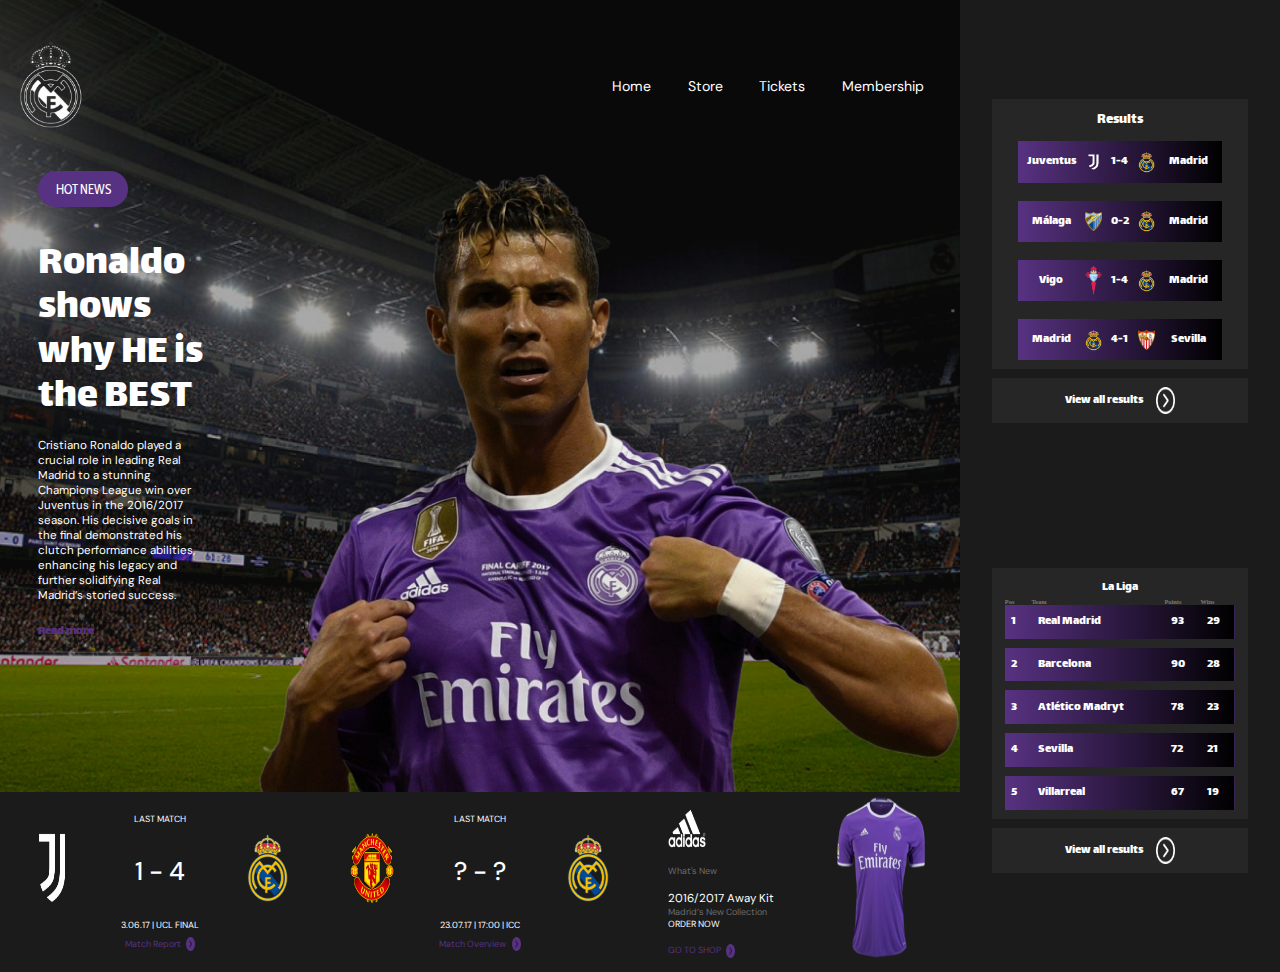
<file: index.html>
<!DOCTYPE html>
<html lang="en">
<head>
    <meta charset="UTF-8">
    <meta name="viewport" content="width=device-width, initial-scale=1.0">
    <link rel="stylesheet" href="home.css">
    <title>Real Madrid</title>
</head>
<body>

    <main>
        <section class="first_section">

            <header>
                <img id="main_logo" src="assets/madrid logo dark.png" alt="madrid logo">
                <nav>
                    <ul>
                        <li><a href="index.html">Home</a></li>
                        <li><a href="store.html">Store</a></li>
                        <li><a href="ticket.html">Tickets</a></li>
                        <li><a href="readmore.html">Membership</a></li>
                    </ul>
                </nav>
            </header>

            <div class="first_section_content">
                <div class="description">
                    <p id="intro" >HOT NEWS</p>
                    <p id="headline" >Ronaldo shows why HE is the BEST</p>
                    <p id="text" >Cristiano Ronaldo played a crucial role in leading Real Madrid to a stunning Champions League win over Juventus in the 2016/2017 season. His decisive goals in the final demonstrated his clutch performance abilities, enhancing his legacy and further solidifying Real Madrid’s storied success.</p>
                    <a id="readmore" href="readmore.html">Read more</a>
                </div>
                <div class="dynamic_image">
                    <img id="ronaldo_img" src="assets/ronaldo.png" alt="ronaldo">
                </div>
            </div>

        </section>
        <section class="secondary_section">
            <div class="last_match">
                <div class="lm_title"><p>LAST MATCH</p></div>

                <div class="lm_result">
                    <div class="lm_logo"><img src="assets/badge/Juventus_FC_2017_squared_icon_(white).png" alt=""></div>
                    <div><p>1 - 4</p></div>
                    <div class="lm_logo"><img src="assets/badge/madrid logo normal.png" alt=""></div>
                </div>

                <div class="lm_desc"><p>3.06.17 | UCL FINAL</p></div>
                <div class="lm_rep">
                    <p>Match Report</p>
                    <img src="assets/next purple.png" alt="">
                </div>
            </div>
            <div class="devider">
                <img src="assets/Line 1.png" alt="">
            </div>
            <div class="next_match">

                <div class="lm_title"><p>LAST MATCH</p></div>

                <div class="lm_result">
                    <div class="lm_logo"><img src="assets/badge/Manchester_United_FC_crest.svg.png" alt=""></div>
                    <div><p>? - ?</p></div>
                    <div class="lm_logo"><img src="assets/badge/madrid logo normal.png" alt=""></div>
                </div>

                <div class="lm_desc"><p>23.07.17 | 17:00 | ICC</p></div>
                <div class="lm_rep">
                    <p>Match Overview</p>
                    <img src="assets/next purple.png" alt="">
                </div>

            </div>
            <div class="shop">

                <div class="shop_info">
                    <img src="assets/adidas.png" alt="">
                    <p class="gray_text">What's New</p>
                    <div>
                        <p class="shop_headline">2016/2017 Away Kit</p>
                        <p class="gray_text">Madrid’s New Collection</p>
                        <p class="white_text">ORDER NOW</p>
                    </div>
                    <div class="visit_shop">
                        <a href="store.html"><p>GO TO SHOP</p></a>
                        <img src="assets/next purple.png" alt="">
                    </div>

                </div>
                <div><img class="product" src="assets/jarsey-removebg-preview 1.png" alt=""></div>

            </div>
        </section>
    </main>
    <aside>

        <div class="match_tables">
            <div class="matches">

                <h3>Results</h3>

                <div class="match_result"><p class="team">Juventus</p><img src="assets/badge/Juventus_FC_2017_squared_icon_(white).png" alt="Juventus logo"><p class="score">1-4</p><img src="assets/badge/madrid logo normal.png" alt="madrid logo"><p class="team">Madrid</p> </div>
                <div class="match_result"><p class="team">Málaga</p><img src="assets/badge/malaga.png" alt="malaga cf logo"><p class="score">0-2</p><img src="assets/badge/madrid logo normal.png" alt="madrid logo"><p class="team">Madrid</p> </div>
                <div class="match_result"><p class="team">Vigo</p><img src="assets/badge/celta.png" alt="celta vigo logo"><p class="score">1-4</p><img src="assets/badge/madrid logo normal.png" alt="madrid logo"><p class="team">Madrid</p> </div>
                <div class="match_result"><p class="team">Madrid</p><img src="assets/badge/madrid logo normal.png" alt="madrid logo"><p class="score">4-1</p><img src="assets/badge/Sevilla.png" alt="sevilla logo"><p class="team">Sevilla</p> </div>

            </div>

            <div class="view_all_results">
                <p>View all results</p>
                <img src="assets/next white.png" alt="">
            </div>
        </div>

        

        <div class="league_tables">

            <div class="container">

                <h3>La Liga</h3>

                <table>
                    <thead>
                        <tr>
                            <th>Pos</th>
                            <th>Team</th>
                            <th>Points</th>
                            <th>Wins</th>
                        </tr>
                    </thead>
                    <tbody>
                        <tr>
                            <td>1</td>
                            <td>Real Madrid</td>
                            <td>93</td>
                            <td>29</td>
                        </tr>
                        <tr class="tr-spacer"></tr>
                        <tr>
                            <td>2</td>
                            <td>Barcelona</td>
                            <td>90</td>
                            <td>28</td>
                        </tr>
                        <tr class="tr-spacer"></tr>
                        <tr>
                            <td>3</td>
                            <td>Atlético Madryt</td>
                            <td>78</td>
                            <td>23</td>
                        </tr>
                        <tr class="tr-spacer"></tr>
                        <tr>
                            <td>4</td>
                            <td>Sevilla</td>
                            <td>72</td>
                            <td>21</td>
                        </tr>
                        <tr class="tr-spacer"></tr>
                        <tr>
                            <td>5</td>
                            <td>Villarreal</td>
                            <td>67</td>
                            <td>19</td>
                        </tr>
                    </tbody>
                </table>


            </div>

            <div class="view_all_results">
                <p>View all results</p>
                <img src="assets/next white.png" alt="">
            </div>
        </div>

        </div>

    </aside>

</body>
</html>
</file>
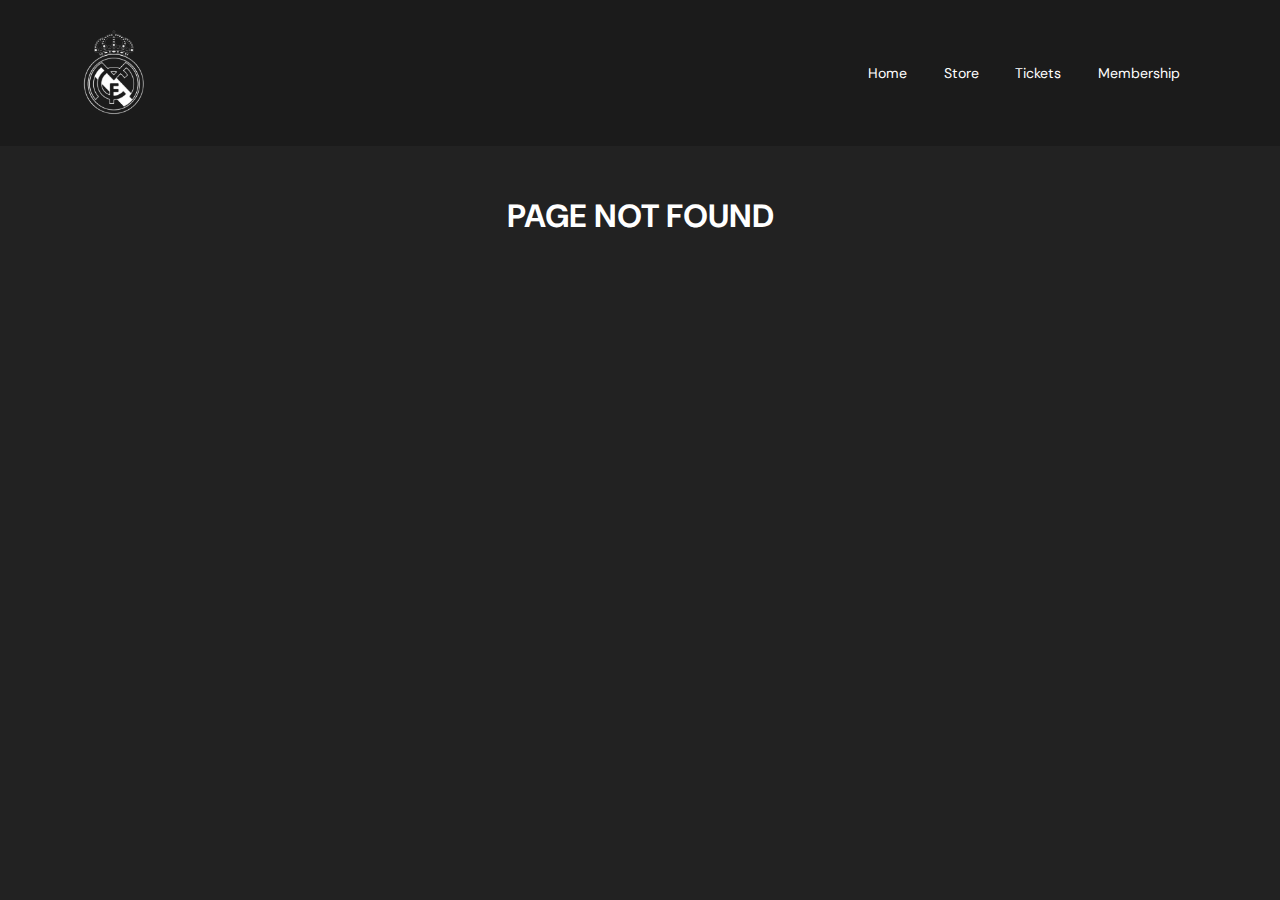
<file: readmore.html>
<!DOCTYPE html>
<html lang="en">
<head>
    <meta charset="UTF-8">
    <meta name="viewport" content="width=device-width, initial-scale=1.0">
    <link rel="stylesheet" href="readmore.css">
    <title>Real Madrid</title>
</head>
<body>

    <header>
        <img id="main_logo" src="assets/madrid logo dark.png" alt="madrid logo">
        <nav>
            <ul>
                <li><a href="index.html">Home</a></li>
                <li><a href="store.html">Store</a></li>
                <li><a href="ticket.html">Tickets</a></li>
                <li><a href="readmore.html">Membership</a></li>
            </ul>
        </nav>
    </header>

    <main>
        <h1>PAGE NOT FOUND</h1>
    </main>

</body>
</html>
</file>
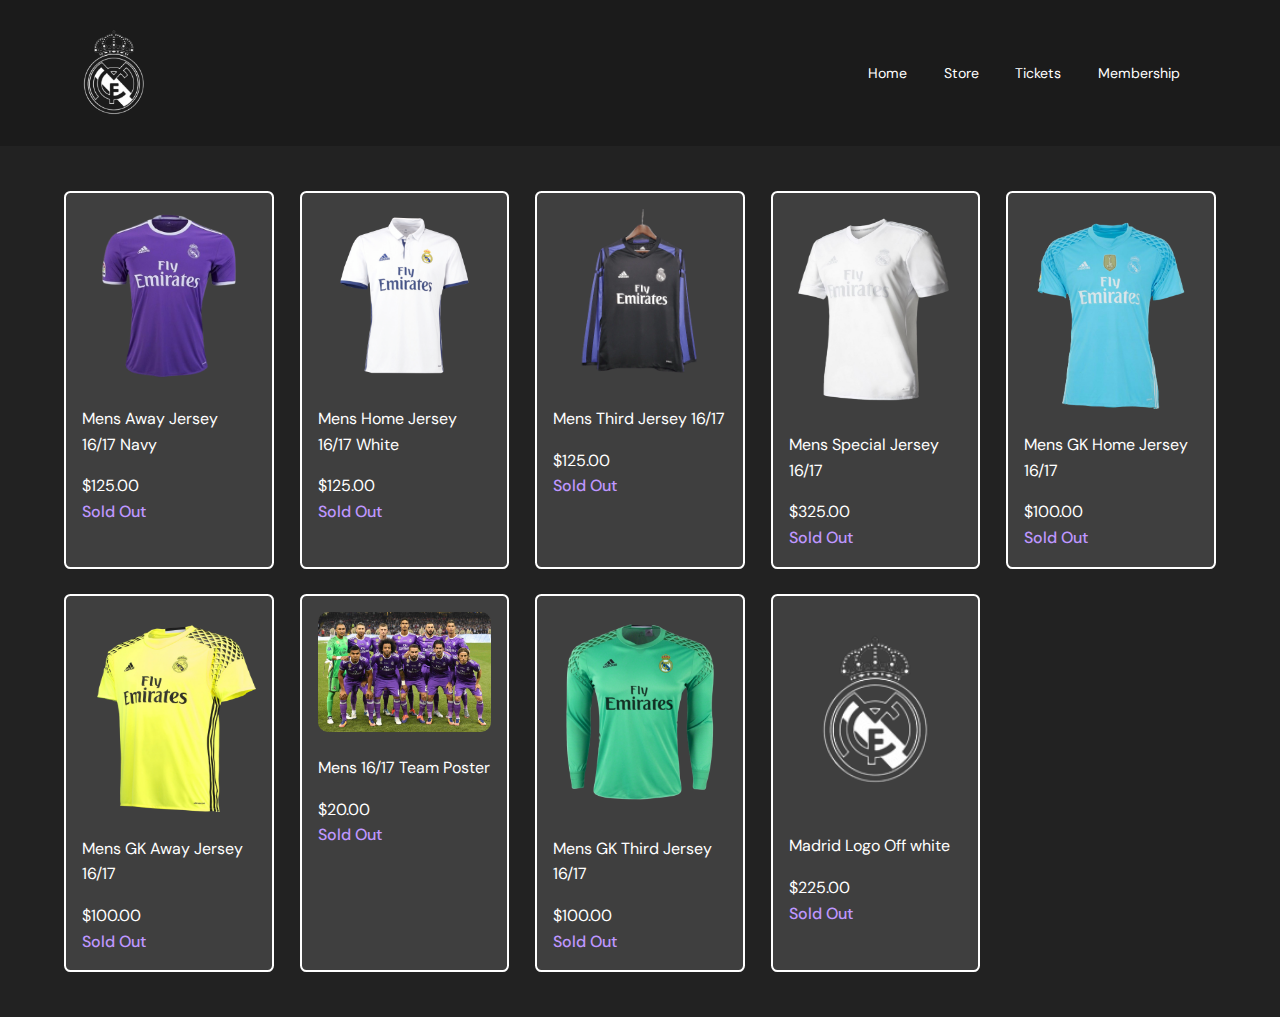
<file: store.html>
<!DOCTYPE html>
<html lang="en">
<head>
    <meta charset="UTF-8">
    <meta name="viewport" content="width=device-width, initial-scale=1.0">
    <link rel="stylesheet" href="store.css">
    <title>Real Madrid</title>
</head>
<body>

    <header>
        <img id="main_logo" src="assets/madrid logo dark.png" alt="madrid logo">
        <nav>
            <ul>
                <li><a href="index.html">Home</a></li>
                <li><a href="store.html">Store</a></li>
                <li><a href="ticket.html">Tickets</a></li>
                <li><a href="readmore.html">Membership</a></li>
            </ul>
        </nav>
    </header>

    <main>
        <div class="grid-container">
            <div class="grid-item item1">
                <div class="item_container"><img src="assets/shirt purple.png" alt=""></div>
                <div class="descp_container"><p>Mens Away Jersey 16/17 Navy</p></div>
                <div class="price_ava">
                    <div class="price_container"><p>$125.00</p></div>
                    <div class="avaibale"><p>Sold Out</p></div>
                </div>
            </div>
            <div class="grid-item item2">
                <div class="item_container"><img src="assets/home shirt.png" alt=""></div>
                <div class="descp_container"><p>Mens Home Jersey 16/17 White</p></div>
                <div class="price_ava">
                    <div class="price_container"><p>$125.00</p></div>
                    <div class="avaibale"><p>Sold Out</p></div>
                </div>
            </div>
            <div class="grid-item item3">
                <div class="item_container"><img src="assets/third kit.png" alt=""></div>
                <div class="descp_container"><p>Mens Third Jersey 16/17</p></div>
                <div class="price_ava">
                    <div class="price_container"><p>$125.00</p></div>
                    <div class="avaibale"><p>Sold Out</p></div>
                </div>
            </div>
            <div class="grid-item item4">
                <div class="item_container"><img src="assets/special kit.png" alt=""></div>
                <div class="descp_container"><p>Mens Special Jersey 16/17</p></div>
                <div class="price_ava">
                    <div class="price_container"><p>$325.00</p></div>
                    <div class="avaibale"><p>Sold Out</p></div>
                </div>
            </div>
            <div class="grid-item item5">
                <div class="item_container"><img src="assets/blue gk.png" alt=""></div>
                <div class="descp_container"><p>Mens GK Home Jersey 16/17</p></div>
                <div class="price_ava">
                    <div class="price_container"><p>$100.00</p></div>
                    <div class="avaibale"><p>Sold Out</p></div>
                </div>
            </div>
            <div class="grid-item item6">
                <div class="item_container"><img src="assets/yeloo gk.png" alt=""></div>
                <div class="descp_container"><p>Mens GK Away Jersey 16/17</p></div>
                <div class="price_ava">
                    <div class="price_container"><p>$100.00</p></div>
                    <div class="avaibale"><p>Sold Out</p></div>
                </div>
            </div>
            <div class="grid-item item7">
                <div class="item_container"><img src="assets/team pic.jpg" alt=""></div>
                <div class="descp_container"><p>Mens 16/17 Team Poster</p></div>
                <div class="price_ava">
                    <div class="price_container"><p>$20.00</p></div>
                    <div class="avaibale"><p>Sold Out</p></div>
                </div>
            </div>
            <div class="grid-item item8">
                <div class="item_container"><img src="assets/green gk2.png" alt=""></div>
                <div class="descp_container"><p>Mens GK Third Jersey 16/17</p></div>
                <div class="price_ava">
                    <div class="price_container"><p>$100.00</p></div>
                    <div class="avaibale"><p>Sold Out</p></div>
                </div>
            </div>
            <div class="grid-item item9">
                <div class="item_container"><img src="assets/madrid logo dark.png" alt=""></div>
                <div class="descp_container"><p>Madrid Logo Off white </p></div>
                <div class="price_ava">
                    <div class="price_container"><p>$225.00</p></div>
                    <div class="avaibale"><p>Sold Out</p></div>
                </div>
            </div>
        </div>
    </main>

</body>
</html>
</file>
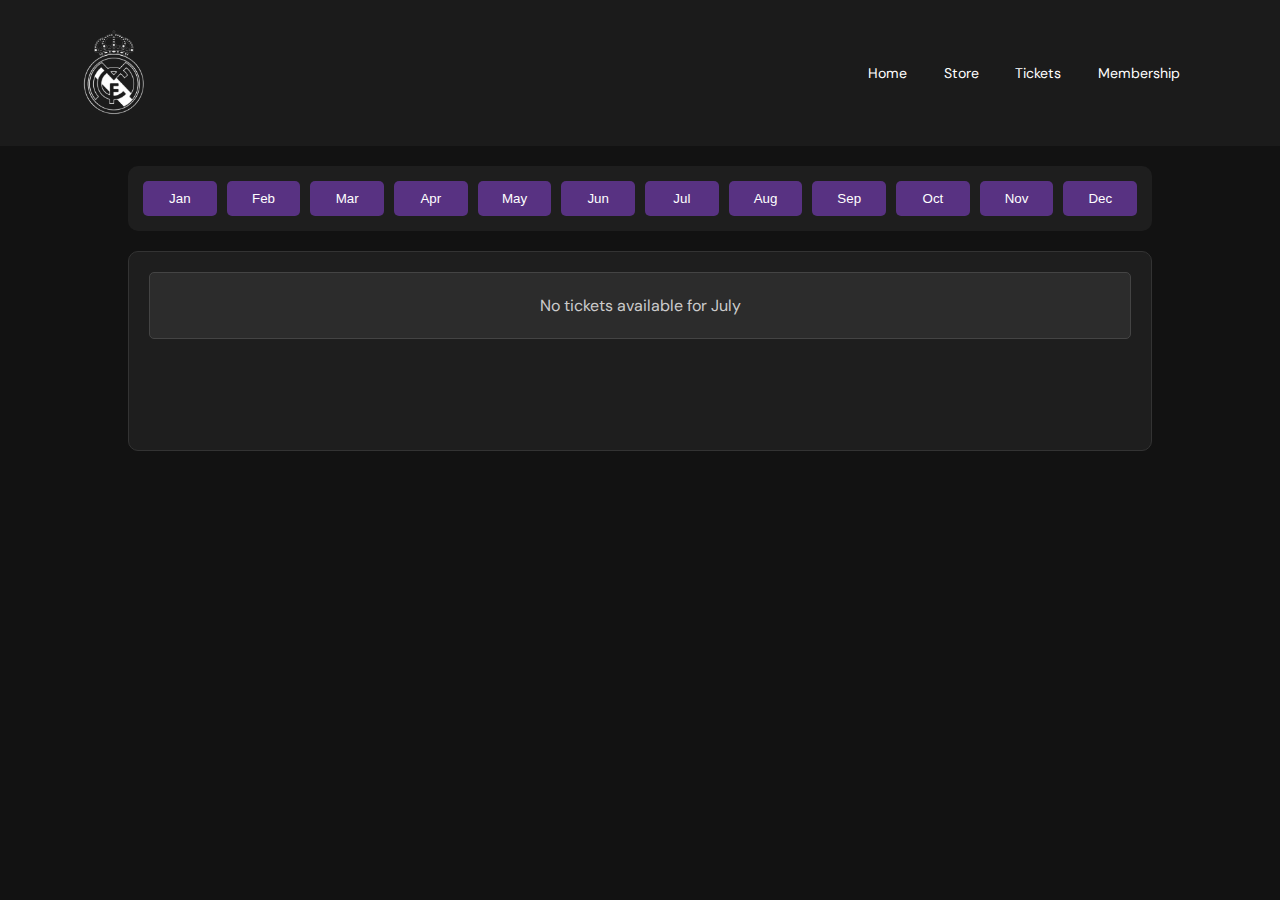
<file: ticket.html>
<!DOCTYPE html>
<html lang="en">
<head>
    <meta charset="UTF-8">
    <meta name="viewport" content="width=device-width, initial-scale=1.0">
    <title>Real Madrid Tickets</title>
    <link rel="stylesheet" href="ticket.css">
</head>
<body>

    <header>
        <img id="main_logo" src="assets/madrid logo dark.png" alt="madrid logo">
        <nav>
            <ul>
                <li><a href="index.html">Home</a></li>
                <li><a href="store.html">Store</a></li>
                <li><a href="ticket.html">Tickets</a></li>
                <li><a href="readmore.html">Membership</a></li>
            </ul>
        </nav>
    </header>

    <div class="container">
        <div class="months-bar">
            <button class="month-btn" data-month="jan">Jan</button>
            <button class="month-btn" data-month="feb">Feb</button>
            <button class="month-btn" data-month="mar">Mar</button>
            <button class="month-btn" data-month="apr">Apr</button>
            <button class="month-btn" data-month="may">May</button>
            <button class="month-btn" data-month="jun">Jun</button>
            <button class="month-btn" data-month="jul">Jul</button>
            <button class="month-btn" data-month="aug">Aug</button>
            <button class="month-btn" data-month="sep">Sep</button>
            <button class="month-btn" data-month="oct">Oct</button>
            <button class="month-btn" data-month="nov">Nov</button>
            <button class="month-btn" data-month="dec">Dec</button>
        </div>
        <div class="tickets-display">
            <div class="tickets" data-month="jan">
                <div class="ticket" data-price="100">
                    <h3>Real Madrid vs Barcelona</h3>
                    <p>Date: January 15, 2024</p>
                    <p>Time: 20:00</p>
                </div>
                <div class="ticket" data-price="80">
                    <h3>Real Madrid vs Atletico Madrid</h3>
                    <p>Date: January 22, 2024</p>
                    <p>Time: 20:00</p>
                </div>
            </div>
            <div class="tickets" data-month="feb">
                <div class="ticket" data-price="70">
                    <h3>Real Madrid vs Valencia</h3>
                    <p>Date: February 10, 2024</p>
                    <p>Time: 20:00</p>
                </div>
            </div>
            <div class="tickets" data-month="mar">
                <div class="ticket" data-price="60">
                    <h3>Real Madrid vs Sevilla</h3>
                    <p>Date: March 5, 2024</p>
                    <p>Time: 20:00</p>
                </div>
            </div>
            <div class="tickets" data-month="apr">
                <div class="ticket" data-price="60">
                    <h3>Real Madrid vs Real Betis</h3>
                    <p>Date: April 12, 2024</p>
                    <p>Time: 20:00</p>
                </div>
            </div>
            <div class="tickets" data-month="may">
                <div class="ticket" data-price="80">
                    <h3>Real Madrid vs Villarreal</h3>
                    <p>Date: May 19, 2024</p>
                    <p>Time: 20:00</p>
                </div>
            </div>
            <div class="tickets" data-month="jun">
                <p class="no-tickets">No tickets available for June</p>
            </div>
            <div class="tickets" data-month="jul">
                <p class="no-tickets">No tickets available for July</p>
            </div>
            <div class="tickets" data-month="aug">
                <div class="ticket" data-price="70">
                    <h3>Real Madrid vs Espanyol</h3>
                    <p>Date: August 21, 2024</p>
                    <p>Time: 20:00</p>
                </div>
            </div>
            <div class="tickets" data-month="sep">
                <div class="ticket" data-price="70">
                    <h3>Real Madrid vs Granada</h3>
                    <p>Date: September 18, 2024</p>
                    <p>Time: 20:00</p>
                </div>
            </div>
            <div class="tickets" data-month="oct">
                <div class="ticket" data-price="60">
                    <h3>Real Madrid vs Athletic Bilbao</h3>
                    <p>Date: October 9, 2024</p>
                    <p>Time: 20:00</p>
                </div>
            </div>
            <div class="tickets" data-month="nov">
                <div class="ticket" data-price="60">
                    <h3>Real Madrid vs Celta Vigo</h3>
                    <p>Date: November 14, 2024</p>
                    <p>Time: 20:00</p>
                </div>
            </div>
            <div class="tickets" data-month="dec">
                <div class="ticket" data-price="80">
                    <h3>Real Madrid vs Real Sociedad</h3>
                    <p>Date: December 19, 2024</p>
                    <p>Time: 20:00</p>
                </div>
            </div>
        </div>
    </div>
    <div class="ticket-form-container" id="ticket-form-container">
        <div class="ticket-form-wrapper">
            <div class="ticket-form">
                <h2>Buy Ticket</h2>
                <form id="buy-ticket-form">
                    <label for="game">Game</label>
                    <input type="text" id="game" name="game" readonly>
                    <label for="date">Date</label>
                    <input type="text" id="date" name="date" readonly>
                    <label for="time">Time</label>
                    <input type="text" id="time" name="time" readonly>
                    <label for="quantity">Quantity</label>
                    <input type="number" id="quantity" name="quantity" min="1" max="10">
                    <label for="section">Section</label>
                    <select id="section" name="section">
                        <option value="north">North Stand</option>
                        <option value="south">South Stand</option>
                        <option value="east">East Stand</option>
                        <option value="west">West Stand</option>
                    </select>
                    <label for="price">Price</label>
                    <input type="text" id="price" name="price" readonly>
                    <label for="payment-method">Payment Method</label>
                    <select id="payment-method" name="payment-method">
                        <option value="credit-card">Credit Card</option>
                        <option value="paypal">PayPal</option>
                    </select>
                    <div class="button-group">
                        <button type="submit">Buy</button>
                        <button type="button" id="cancel-button">Cancel</button>
                    </div>
                </form>
            </div>
            <div class="stadium-guide">
                <h2>Stadium Guide</h2>
                <img src="assets/rm-bernabeu_zonas_3840_en.png" alt="Stadium Seating Guide">
                <p>Select a section to see where you'll be seated.</p>
            </div>
        </div>
    </div>
    
    <script src="ticket.js"></script>
</body>
</html>
</file>
<file: home.css>
@import url('https://fonts.googleapis.com/css2?family=Lalezar&display=swap');
@import url('https://fonts.googleapis.com/css2?family=Cabin+Condensed:wght@400;500;600;700&family=Lalezar&display=swap');
@import url('https://fonts.googleapis.com/css2?family=Cabin+Condensed:wght@400;500;600;700&family=DM+Sans:ital,opsz,wght@0,9..40,100..1000;1,9..40,100..1000&family=Lalezar&display=swap');

*{
    margin: 0;
    padding: 0;
}

html{
    overflow-x: hidden;
}

body{
    display: flex;
}

main{
    width: 75vw;
    display: flex;
    flex-direction: column;
}

.first_section{
    background-image: url(assets/bacground.png);
    width: 100%;
    height: 88vh; 
    background-size: cover; 
    background-position: center; 
    background-repeat: no-repeat; 
}

header{
    display: flex;
    align-items: center;
    width: 100vw;
    height: 19vh;
}

nav{

    width: 67vw;
    display: flex;
    justify-content: flex-end;

}

#main_logo{
    width: 8vw;
}

ul{
    display: flex;
    justify-content: space-evenly;
    width: 30vw;
    list-style: none;
}

li > a{
    text-decoration: none;
    color: white;
    font-family: "DM Sans", sans-serif;
    font-size: 1.1vmax;
}

.first_section_content{
    display: flex;
}

.description{
    display: flex;
    flex-direction: column;
    width: 40vw;
    padding-left: 3vmax;
    display: flex;
}

#intro{
    color: white;
    font-family: "Cabin Condensed", sans-serif;
    font-size: 1vmax;
    margin-bottom: 4vh;
    background-color: #583282;
    width: 7vw;
    height: 4vh;
    display: flex;
    justify-content: center;
    align-items: center;
    border-radius: 20px;
}

#headline{
    font-family: "Lalezar", system-ui;
    color: white;
    font-size: 3.3vmax;
    line-height: 1.05;
    margin-bottom: 2vh;
}

#text{
    color: white;
    font-family: "DM Sans", sans-serif;
    font-size: 0.9vmax;
    margin-bottom: 2vh;
}

#readmore{
    color: #583282;
    text-decoration: none;
    font-family: "Lalezar", system-ui;
    font-size: 1vmax;
}

.dynamic_image{
    width: 60vw;
}

#ronaldo_img{
    height: 69vh;
}

.secondary_section{
    width: 75vw;
    height: 20vh;
    background-color: #1B1B1B;
    display: flex;
}

.last_match{
    width: 30vw;
    height: 16vh;
    background-color: #1B1B1B;
    display: flex;
    flex-direction: column;
    justify-content: space-around;
    padding-top: 2vh;
    padding-bottom: 2vh;
}

.lm_title, .lm_desc {
    color: white;
    font-family: "DM Sans", sans-serif;
    font-size: 0.7vmax;
    text-align: center;
}

.lm_result{
    display: flex;
    justify-content: space-around;
    align-items: center;
    font-family: "DM Sans", sans-serif;
    font-size: 2vmax;
    font-weight: 500;
    color: white;
}

.lm_logo > img{
    height: 8vh;
    width: 3.4vw;
}

.lm_rep{
    color:#583282;
    font-family: "DM Sans", sans-serif;
    font-size: 0.7vmax;
    text-align: center;
    display: flex;
    justify-content: center;
    align-items: center;
    gap: 0.4vw;
}

.lm_rep > img{
    width: 0.7vw;
    height: 1.5vh;
}

.devider{
    display: none;
}

.devider > img{
    width: 5vw;
    height: 10vh;
}

.next_match{
    width: 30vw;
    height: 16vh;
    background-color: #1B1B1B;
    display: flex;
    flex-direction: column;
    justify-content: space-around;
    padding-top: 2vh;
    padding-bottom: 2vh;
}

.shop{
    width: 30vw;
    height: 20vh;
    background: rgb(27,27,27);
    display: flex;
    font-family: "DM Sans", sans-serif;
    justify-content: space-around;
}

.shop_info{
    display: flex;
    align-items: start;
    flex-direction: column;
    justify-content: space-evenly;
}

.shop_info > img{
    width: 3vw;
    height: 5vh;
}

.shop_headline{
    color: white;
    font-size: 0.9vmax;
}

.gray_text{
    color: #6C6C6C;
    font-size: 0.7vmax;
}

.white_text{
    color: white;
    font-size: 0.7vmax;
}

.visit_shop{
    color: #583282;
    font-size: 0.7vmax;
    display: flex;
    gap: 0.4vw;
}

.visit_shop > a {
    text-decoration: none;
    list-style: none;
    color: #583282;
} 

.visit_shop > img{
    width: 0.7vw;
    height: 1.5vh;
}

.product{
    height: 19vh;
    width: 8vw;
}

aside{
    width: 25vw;
    height: 108vh;
    background-color: #1B1B1B;
    display: flex;
    flex-direction: column;
    align-items: center;
    justify-content: space-evenly;
}

.matches {
    width: 20vw;
    height: 30vh;
    background: #262626;
    display: flex;
    flex-direction: column;
    align-items: center;
    justify-content: center;
    color: white;
    font-family: "Lalezar", system-ui;
    font-size: 1vmax;
}

h3{
    font-weight: lighter;
    margin-top: 1vh;
}

.match_result{
    display: flex;
    justify-content: space-evenly;
    align-items: center;
    background: rgb(88,50,130);
    background: linear-gradient(90deg, rgba(88,50,130,1) 0%, rgba(0,0,0,1) 100%);
    margin-top: 1vh;
    margin-bottom: 1vh;
    width: 80%;
    height: 5vh;
}

.match_result > img{
    width: 1.3vw;
}

.team{
    width: 25%;
    text-align: center;
}

.score{
    width: 10%;
    text-align: center;
}

.view_all_results{
    width: 20vw;
    height: 5vh;
    background-color: #262626;
    margin-top: 1vh;
    color: white;
    font-family: "Lalezar", system-ui;
    font-weight:100;
    font-size: 1vmax;
    display: flex;
    align-items: center;
    justify-content: center;
    gap:1vw;
}

.league_tables{
    margin-top: 5vh;
}

/* bomba */

.container > h3 {
    text-align: center;
    color: white;
    font-weight: lighter;
    font-family: "Lalezar", system-ui;
    font-size: 1vmax;
}

.container {
    background: #262626;
    display: flex;
    flex-direction: column;
    align-items: center;
}

table {
    margin-bottom: 1vh;
    border-collapse: collapse;
    width: 18vw;
}

thead{
    background: #262626;
}

th {
    text-align: left;
    color: rgb(122, 122, 122);
    font-family:  Georgia, Times, 'Times New Roman', serif;
    font-size: 0.5vmax;
}

td {
    text-align: left;
    padding: 0.5vmax;
    font-size: 1vmax;
    color: white;
    font-family: "Lalezar", system-ui;
}

tbody > tr{
    background: rgb(88,50,130);
    background: linear-gradient(90deg, rgba(88,50,130,1) 0%, rgba(0,0,0,1) 100%);
}

/* bomba */

.league_result{
    display: flex;
    justify-content: space-evenly;
    align-items: center;
    background: rgb(88,50,130);
    background: linear-gradient(90deg, rgba(88,50,130,1) 0%, rgba(0,0,0,1) 100%);
    margin-top: 1vh;
    width: 80%;
    height: 3vh;
}

.view_all_results > img{
    width: 1.5vw;
    height: 3vh;
}

.tr-spacer{
    height: 1vh;
}


@media (max-width: 730px) {
    .first_section{
        background-image: url(assets/bacground.png);
        width: 100%; 
        height: 88vh; 
        background-size: cover; 
        background-position: center; 
        background-repeat: no-repeat; 
    }

    ul{

        display: flex;
        justify-content: space-around;
        width: 60vw;

    }

    .first_section_content {
        flex-direction: column;
        align-items: center;
        text-align: center;
    }

    

    main{
        width: 100%; 
        display: flex;
        flex-direction: column;
        align-items: center; 
    }

    aside{
        display: none;
    }

    #ronaldo_img {
        display: none;
    }

    .secondary_section {
        flex-direction: column;
        width: 100%; 
        padding: 1rem; 
        display: flex;
    }

    .last_match, .next_match, .shop {
        width: 100%; 
    }

    .lm_title, .lm_desc, .lm_rep, .visit_shop, .shop_headline, .gray_text, .white_text, li > a {
        font-size: 2.4vmax;  
    }

    #text, #readmore {
        font-size: 2vmax;  
    }

    #headline{
        font-size: 4.5vmax;
    }

    #intro{
        font-size: 1.2vmax;
    }
}
</file>
<file: readmore.css>
@import url('https://fonts.googleapis.com/css2?family=Lalezar&display=swap');
@import url('https://fonts.googleapis.com/css2?family=Cabin+Condensed:wght@400;500;600;700&family=Lalezar&display=swap');
@import url('https://fonts.googleapis.com/css2?family=Cabin+Condensed:wght@400;500;600;700&family=DM+Sans:ital,opsz,wght@0,9..40,100..1000;1,9..40,100..1000&family=Lalezar&display=swap');

* {
    margin: 0;
    padding: 0;
    box-sizing: border-box;
}

body {
    font-family: 'DM Sans', sans-serif;
    background-color: #222222;
    color: white;
    line-height: 1.6;
}

header {
    display: flex;
    align-items: center;
    justify-content: space-between;
    padding: 1rem 5%;
    background-color: #1B1B1B;
}

#main_logo {
    width: 8vw;
    max-width: 100px;
}

nav ul {
    display: flex;
    justify-content: space-evenly;
    width: 30vw;
    list-style: none;
}

nav li a {
    text-decoration: none;
    color: white;
    font-size: 1.1vmax;
}

main {
    padding: 5vh 5%;
    display: flex;
    justify-content: center;
}






@media screen and (max-width: 768px) {
    header {
        flex-direction: column;
        text-align: center;
    }
    nav ul {
        width: 100%;
        padding: 0;
        flex-direction: column;
    }
    nav li a {
        font-size: 1.5rem;
    }
    main {
        padding: 2vh 5%;
    }

}
</file>
<file: store.css>
@import url('https://fonts.googleapis.com/css2?family=Lalezar&display=swap');
@import url('https://fonts.googleapis.com/css2?family=Cabin+Condensed:wght@400;500;600;700&family=Lalezar&display=swap');
@import url('https://fonts.googleapis.com/css2?family=Cabin+Condensed:wght@400;500;600;700&family=DM+Sans:ital,opsz,wght@0,9..40,100..1000;1,9..40,100..1000&family=Lalezar&display=swap');

* {
    margin: 0;
    padding: 0;
    box-sizing: border-box;
}

body {
    font-family: 'DM Sans', sans-serif;
    background-color: #222222;
    color: white;
    line-height: 1.6;
}

header {
    display: flex;
    align-items: center;
    justify-content: space-between;
    padding: 1rem 5%;
    background-color: #1B1B1B;
}

#main_logo {
    width: 8vw;
    max-width: 100px;
}

nav ul {
    display: flex;
    justify-content: space-evenly;
    width: 30vw;
    list-style: none;
}

nav li a {
    text-decoration: none;
    color: white;
    font-size: 1.1vmax;
}

main {
    padding: 5vh 5%;
    display: flex;
    justify-content: center;
}

.grid-container {
    display: grid;
    grid-template-columns: repeat(auto-fit, minmax(200px, 1fr));
    gap: 2vmax;
    width: 100%;
}

.grid-item {
    background-color: #3f3f3f;
    border-radius: 0.5vmax;
    border: white 2px solid;
    padding: 1rem;
    transition: transform 0.2s, box-shadow 0.2s;
}

.grid-item:hover {
    transform: scale(1.05);
    box-shadow: 0 0 10px rgba(255, 255, 255, 0.3);
}

.item_container img {
    width: 100%;
    height: auto;
    max-height: 200px;
    transition: transform 0.2s;
}

.grid-item:hover img {
    transform: scale(0.9);
}

.descp_container, .price_ava {
    margin-top: 1rem;
}

.price_container, .avaibale {
    font-size: 1rem;
}

.avaibale {
    color: rgb(191, 151, 255);
    font-weight: 500;
}

.item7 img {
    width: 100%;
    border-radius: 10px;
}


@media screen and (max-width: 1200px) {
    .grid-container {
        gap: 1rem;
    }
}

@media screen and (max-width: 768px) {
    header {
        flex-direction: column;
        text-align: center;
    }
    nav ul {
        width: 100%;
        padding: 0;
        flex-direction: column;
    }
    nav li a {
        font-size: 1.5rem;
    }
    main {
        padding: 2vh 5%;
    }
    .grid-container {
        gap: 1rem;
    }
}
</file>
<file: ticket.css>
@import url('https://fonts.googleapis.com/css2?family=Lalezar&display=swap');
@import url('https://fonts.googleapis.com/css2?family=Cabin+Condensed:wght@400;500;600;700&family=Lalezar&display=swap');
@import url('https://fonts.googleapis.com/css2?family=Cabin+Condensed:wght@400;500;600;700&family=DM+Sans:ital,opsz,wght@0,9..40,100..1000;1,9..40,100..1000&family=Lalezar&display=swap');

* {
    margin: 0;
    padding: 0;
    box-sizing: border-box;
}

body {
    font-family: 'DM Sans', sans-serif;
    background-color: #121212;
    color: #ffffff;
    line-height: 1.6;
}

header {
    display: flex;
    align-items: center;
    justify-content: space-between;
    padding: 1rem 5%;
    background-color: #1B1B1B;
}

#main_logo {
    width: 8vw;
    max-width: 100px;
}

nav ul {
    display: flex;
    justify-content: space-evenly;
    width: 30vw;
    list-style: none;
}

nav li a {
    text-decoration: none;
    color: white;
    font-size: 1.1vmax;
}

.container {
    width: 80%;
    margin: 0 auto;
}

.months-bar {
    display: flex;
    justify-content: space-between;
    flex-wrap: wrap;
    margin: 20px 0;
    background-color: #1e1e1e;
    padding: 10px;
    border-radius: 10px;
}

.month-btn {
    flex: 1 1 7%;
    margin: 5px;
    padding: 10px;
    background-color: #583282;
    color: white;
    border: none;
    border-radius: 5px;
    cursor: pointer;
    transition: background-color 0.3s ease, transform 0.3s ease;
    text-align: center;
}

.month-btn:hover {
    background-color: #502d76;
    transform: scale(1.05);
}

.tickets-display {
    margin-top: 20px;
    padding: 20px;
    background-color: #1e1e1e;
    border: 1px solid #333;
    border-radius: 10px;
    min-height: 200px;
}

.ticket {
    background-color: #2c2c2c;
    border: 1px solid #444;
    padding: 15px;
    margin-bottom: 10px;
    border-radius: 5px;
    cursor: pointer;
    transition: background-color 0.3s ease, box-shadow 0.3s ease;
}

.ticket:hover {
    background-color: #3d3d3d;
    box-shadow: 0 0 10px rgba(255, 255, 255, 0.3);
}

.ticket h3 {
    margin-top: 0;
    color: #ffffff;
}

.ticket p {
    margin: 5px 0;
    color: #cccccc;
}

.no-tickets {
    color: #cccccc;
    text-align: center;
    padding: 20px;
    border: 1px solid #444;
    border-radius: 5px;
    background-color: #2c2c2c;
}

.ticket-form-container {
    display: none;
    position: fixed;
    top: 0;
    left: 0;
    width: 100%;
    height: 100%;
    background-color: rgba(0, 0, 0, 0.8);
    justify-content: center;
    align-items: center;
}

.ticket-form-wrapper {
    display: flex;
    gap: 20px;
    max-width: 90%;
    flex-wrap: wrap;
    justify-content: center;
}

.ticket-form {
    background-color: #1e1e1e;
    padding: 20px;
    border-radius: 10px;
    border: 1px solid #444;
    width: 300px;
    display: flex;
    flex-direction: column;
    align-items: center;
}

.ticket-form h2 {
    color: #ffffff;
    margin-top: 0;
}

.ticket-form label {
    color: #cccccc;
    display: block;
    margin-bottom: 5px;
    width: 100%;
    text-align: left;
}

.ticket-form input,
.ticket-form select {
    width: 100%;
    padding: 8px;
    margin-bottom: 10px;
    border: 1px solid #444;
    border-radius: 5px;
    background-color: #2c2c2c;
    color: #ffffff;
    box-sizing: border-box;
}

.ticket-form .button-group {
    display: flex;
    justify-content: space-between;
    width: 100%;
}

.ticket-form button {
    padding: 10px;
    width: 48%;
    border: none;
    border-radius: 5px;
    cursor: pointer;
    background-color: #0078d7;
    color: #ffffff;
    margin: 5px 0;
    transition: background-color 0.3s ease;
}

.ticket-form button:hover {
    background-color: #005bb5;
}

#cancel-button {
    background-color: #ff4d4d;
}

#cancel-button:hover {
    background-color: #ff0000;
}

.stadium-guide {
    background-color: #1e1e1e;
    padding: 20px;
    border-radius: 10px;
    border: 1px solid #444;
    width: 300px;
    max-height: 500px;
    overflow-y: auto;
}

.stadium-guide h2 {
    color: #ffffff;
    margin-top: 0;
}

.stadium-guide p {
    color: #cccccc;
}

.stadium-guide img {
    max-width: 100%;
    height: auto;
    display: block;
    margin-bottom: 10px;
}

@media (max-width: 768px) {
    header {
        flex-direction: column;
        text-align: center;
    }
    nav ul {
        flex-direction: column;
        width: 100%;
    }
    nav li a {
        font-size: 1.5rem;
    }
    .container {
        width: 90%;
    }
    .ticket-form-wrapper {
        flex-direction: column;
        align-items:center;
    }
    .ticket-form, .stadium-guide {
        width: 80%;
        margin: 10px 0;
        overflow-y:auto;
    }
}
</file>
